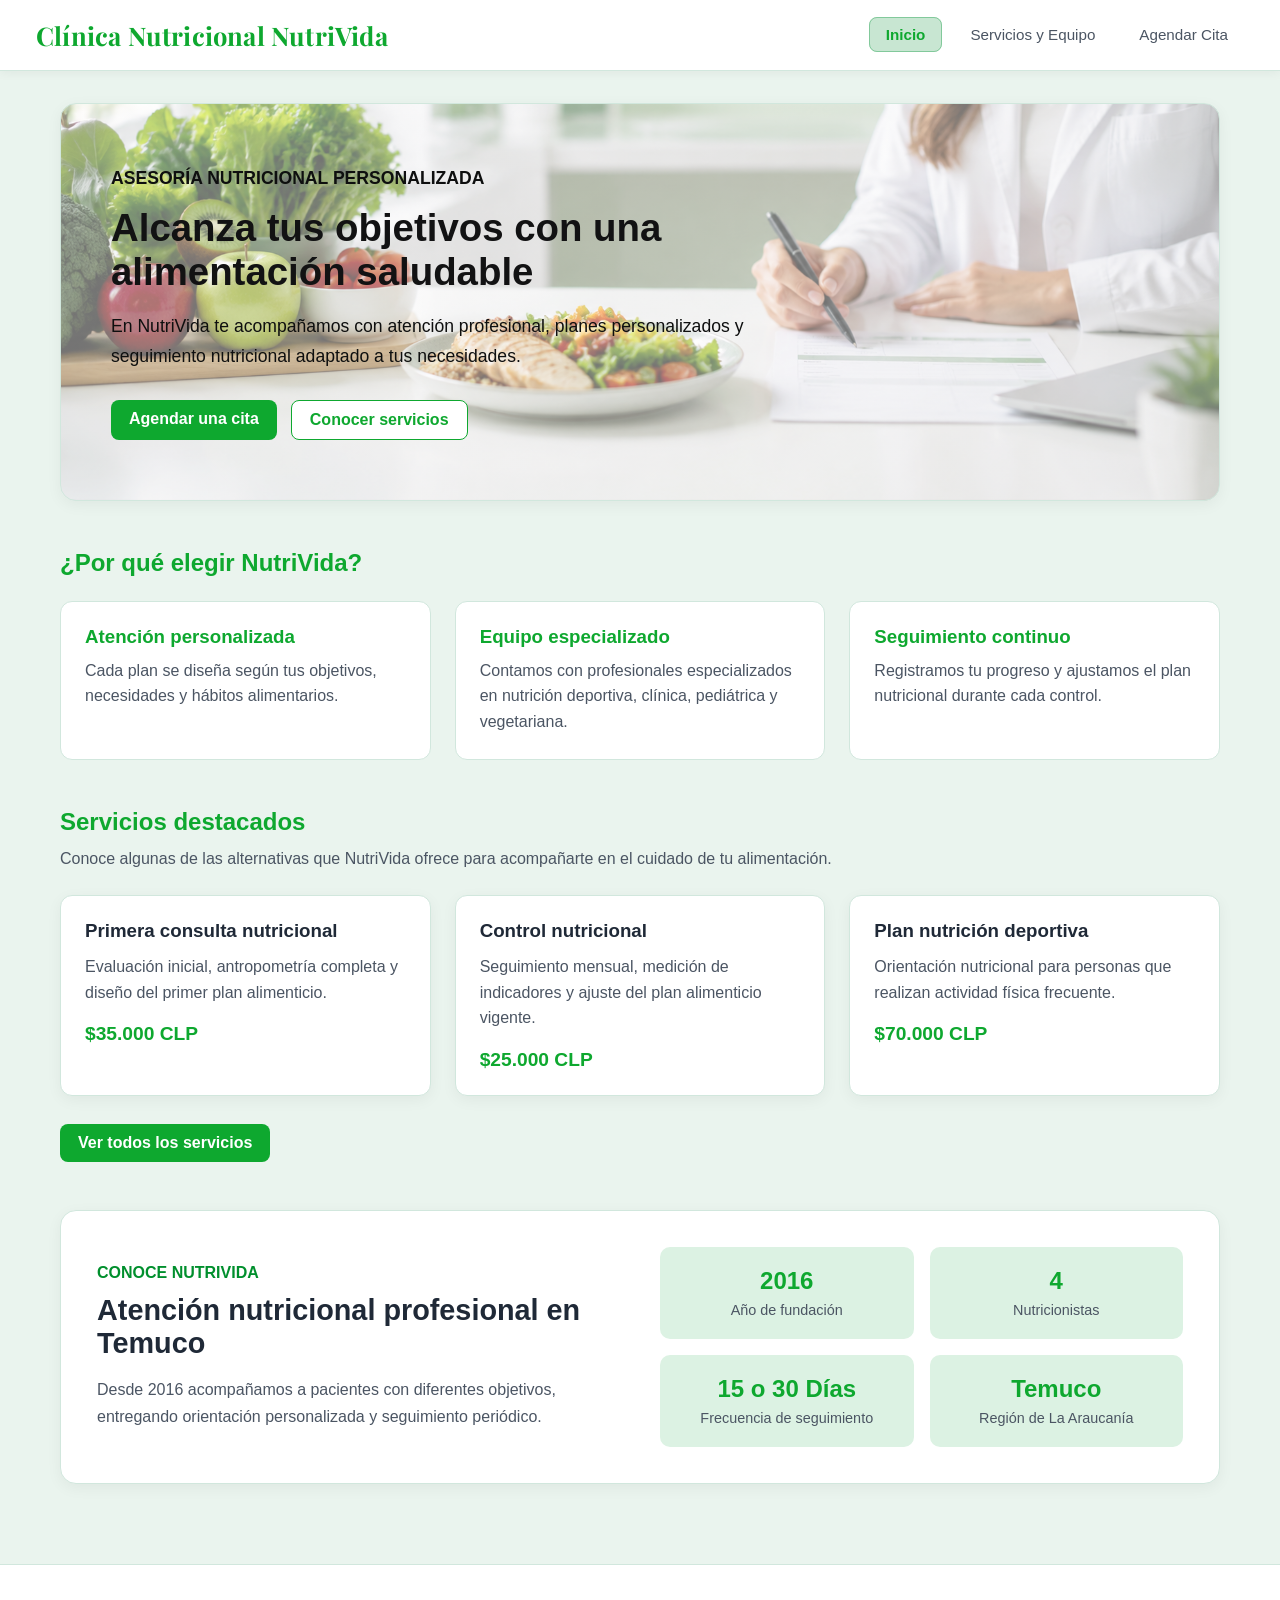
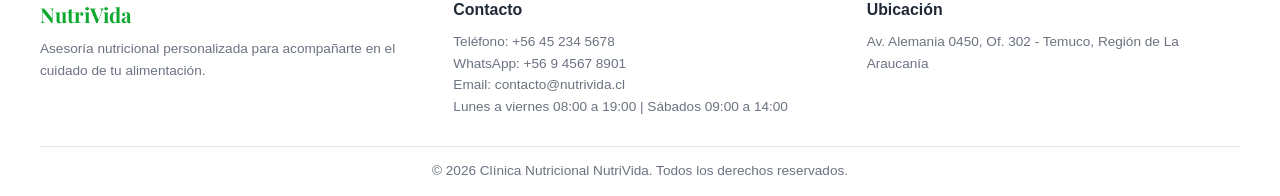
<file: index.html>
<!DOCTYPE html>
<html lang="es">
<head>
    <meta charset="UTF-8">
    <meta name="viewport" content="width=device-width, initial-scale=1.0">
    <title>Inicio | Clínica Nutricional NutriVida</title>
    <link rel="stylesheet" href="css/style.css">
    <script src="js/funciones.js" defer></script>
    <link rel="preconnect" href="https://fonts.googleapis.com">
    <link rel="preconnect" href="https://fonts.gstatic.com" crossorigin>
    <link href="https://fonts.googleapis.com/css2?family=Montserrat:wght@600;700;800&display=swap" rel="stylesheet">
    <link href="https://fonts.googleapis.com/css2?family=Playfair+Display:wght@600;700&display=swap" rel="stylesheet">
</head>
<body>
    <header>
        <h1>Clínica Nutricional NutriVida</h1>
        <nav>
            <ul>
                <li><a href="index.html" class="activo">Inicio</a></li>
                <li><a href="servicios.html">Servicios y Equipo</a></li>
                <li><a href="contacto.html">Agendar Cita</a></li>
            </ul>
        </nav>

    </header>
    <main class="inicio">
    <section class="bienvenida">
        <div class="bienvenida-texto">
            <p class="subtitulo">Asesoría nutricional personalizada</p>

            <h2>Alcanza tus objetivos con una alimentación saludable</h2>

            <p>
                En NutriVida te acompañamos con atención profesional,
                planes personalizados y seguimiento nutricional adaptado
                a tus necesidades.
            </p>

            <div class="botones-inicio">
                <a href="contacto.html" class="boton">Agendar una cita</a>
                <a href="servicios.html" class="boton boton-secundario">Conocer servicios</a>
            </div>
        
        </div>
    </section>

    <section class="sobre-nosotros">
        <h2>¿Por qué elegir NutriVida?</h2>

        <div class="grilla-beneficios">
            <article class="tarjeta-beneficio">
                <h3>Atención personalizada</h3>
                <p>
                    Cada plan se diseña según tus objetivos, necesidades
                    y hábitos alimentarios.
                </p>
            </article>

            <article class="tarjeta-beneficio">
                <h3>Equipo especializado</h3>
                <p>
                    Contamos con profesionales especializados en nutrición
                    deportiva, clínica, pediátrica y vegetariana.
                </p>
            </article>

            <article class="tarjeta-beneficio">
                <h3>Seguimiento continuo</h3>
                <p>
                    Registramos tu progreso y ajustamos el plan nutricional
                    durante cada control.
                </p>
            </article>
        </div>
    </section>
    <section class="servicios-destacados">
    <h2>Servicios destacados</h2>

    <p class="introduccion-servicios">
        Conoce algunas de las alternativas que NutriVida ofrece
        para acompañarte en el cuidado de tu alimentación.
    </p>

    <div class="grilla-destacados">
        <article class="tarjeta-destacada">
            <h3>Primera consulta nutricional</h3>
            <p>
                Evaluación inicial, antropometría completa y diseño
                del primer plan alimenticio.
            </p>
            <span>$35.000 CLP</span>
        </article>

        <article class="tarjeta-destacada">
            <h3>Control nutricional</h3>
            <p>
                Seguimiento mensual, medición de indicadores y ajuste
                del plan alimenticio vigente.
            </p>
            <span>$25.000 CLP</span>
        </article>

        <article class="tarjeta-destacada">
            <h3>Plan nutrición deportiva</h3>
            <p>
                Orientación nutricional para personas que realizan
                actividad física frecuente.
            </p>
            <span>$70.000 CLP</span>
        </article>
    </div>

    <a href="servicios.html" class="boton enlace-servicios">
        Ver todos los servicios
    </a>
</section>
<section class="datos-clinica">
    <div class="datos-clinica-texto">
        <p class="subtitulo">Conoce NutriVida</p>
        <h2>Atención nutricional profesional en Temuco</h2>

        <p>
            Desde 2016 acompañamos a pacientes con diferentes objetivos,
            entregando orientación personalizada y seguimiento periódico.
        </p>
    </div>

    <div class="resumen-clinica">
        <article>
            <strong>2016</strong>
            <span>Año de fundación</span>
        </article>

        <article>
            <strong>4</strong>
            <span>Nutricionistas</span>
        </article>

        <article>
            <strong>15 o 30 Días</strong>
             <span>Frecuencia de seguimiento</span>
        </article>

        <article>
            <strong>Temuco</strong>
            <span>Región de La Araucanía</span>
        </article>
    </div>
</section>
</main>


    <footer class="footer-completo">
    <div class="footer-contenido">
        <section>
            <h2>NutriVida</h2>
            <p>
                Asesoría nutricional personalizada para acompañarte
                en el cuidado de tu alimentación.
            </p>
        </section>

        <section>
            <h3>Contacto</h3>
            <p>Teléfono: +56 45 234 5678</p>
            <p>WhatsApp: +56 9 4567 8901</p>
            <p>Email: contacto@nutrivida.cl</p>
            <p>Lunes a viernes 08:00 a 19:00 | Sábados 09:00 a 14:00</p>
        </section>

        <section>
            <h3>Ubicación</h3>
            <p>Av. Alemania 0450, Of. 302 - Temuco, Región de La Araucanía</p>
        </section>
    </div>

    <p class="footer-copy">
        &copy; 2026 Clínica Nutricional NutriVida. Todos los derechos reservados.
    </p>
</footer>
</body>
</html>
</file>
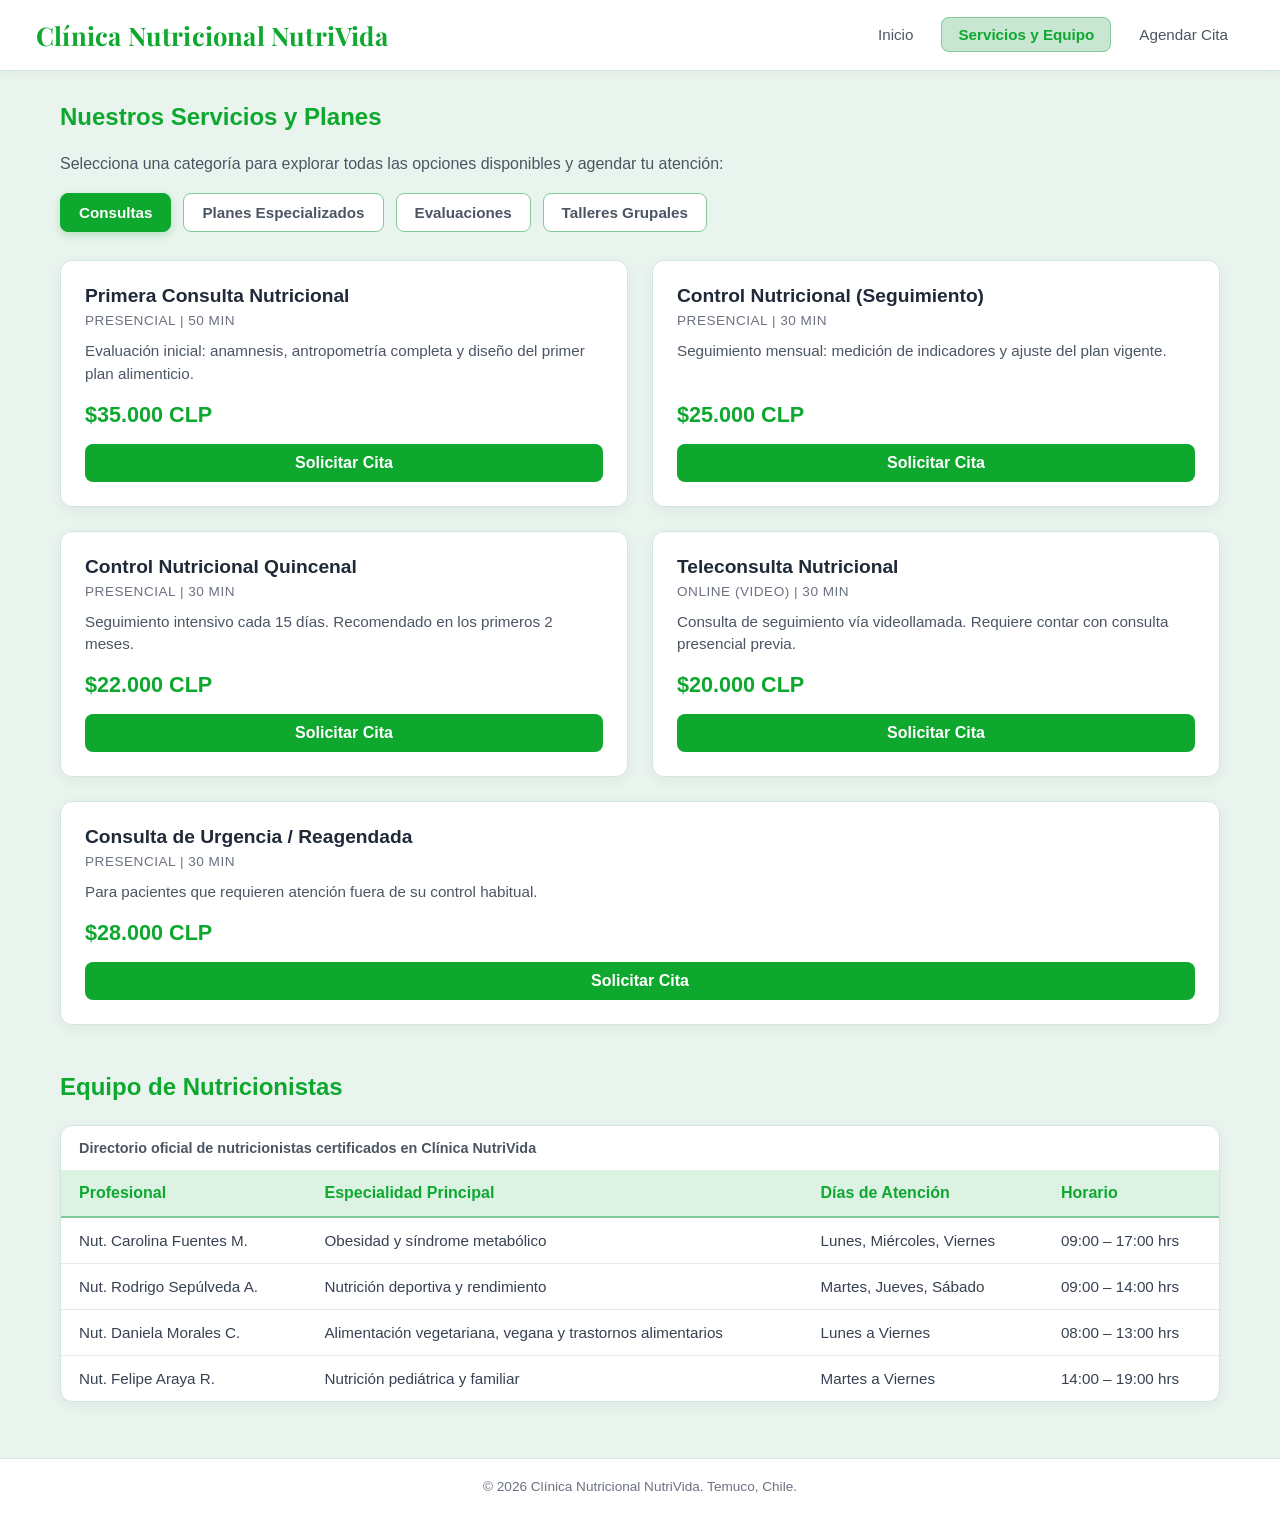
<file: servicios.html>
<!DOCTYPE html>
<html lang="es">
<head>
    <meta charset="UTF-8">
    <meta name="viewport" content="width=device-width, initial-scale=1.0">
    <title>Servicios | Clínica Nutricional NutriVida</title>
    <link rel="stylesheet" href="css/style.css">
    <script src="js/funciones.js" defer></script>
    <link rel="preconnect" href="https://fonts.googleapis.com">
    <link rel="preconnect" href="https://fonts.gstatic.com" crossorigin>
    <link href="https://fonts.googleapis.com/css2?family=Montserrat:wght@600;700;800&display=swap" rel="stylesheet">
    <link href="https://fonts.googleapis.com/css2?family=Playfair+Display:wght@600;700&display=swap" rel="stylesheet">
</head>
<body>
    <header>
        <h1>Clínica Nutricional NutriVida</h1>
        <nav>
            <ul>
                <li><a href="index.html">Inicio</a></li>
                <li><a href="servicios.html" class="activo">Servicios y Equipo</a></li>
                <li><a href="contacto.html">Agendar Cita</a></li>
            </ul>
        </nav>
    </header>

    <main>
        <!-- SECCIÓN 1: SERVICIOS Y PLANES CON PESTAÑAS -->
        <section class="seccion-servicios">
            <h2>Nuestros Servicios y Planes</h2>
            <p style="margin-bottom: 20px; color: #4b5563;">Selecciona una categoría para explorar todas las opciones disponibles y agendar tu atención:</p>

            <!-- Botones de Categorías -->
            <div class="tabs-categorias">
                <button class="tab-btn activo" onclick="cambiarCategoria('consultas')">Consultas</button>
                <button class="tab-btn" onclick="cambiarCategoria('planes')">Planes Especializados</button>
                <button class="tab-btn" onclick="cambiarCategoria('evaluaciones')">Evaluaciones</button>
                <button class="tab-btn" onclick="cambiarCategoria('talleres')">Talleres Grupales</button>
            </div>

            <!-- Panel 1: Consultas -->
            <div id="panel-consultas" class="panel-categoria activo">
                <div class="grilla-servicios">
                    <article class="tarjeta-servicio">
                        <h3>Primera Consulta Nutricional</h3>
                        <p class="servicio-meta">Presencial | 50 min</p>
                        <p class="servicio-desc">Evaluación inicial: anamnesis, antropometría completa y diseño del primer plan alimenticio.</p>
                        <p class="servicio-precio">$35.000 CLP</p>
                        <a href="contacto.html" class="boton">Solicitar Cita</a>
                    </article>
                    <article class="tarjeta-servicio">
                        <h3>Control Nutricional (Seguimiento)</h3>
                        <p class="servicio-meta">Presencial | 30 min</p>
                        <p class="servicio-desc">Seguimiento mensual: medición de indicadores y ajuste del plan vigente.</p>
                        <p class="servicio-precio">$25.000 CLP</p>
                        <a href="contacto.html" class="boton">Solicitar Cita</a>
                    </article>
                    <article class="tarjeta-servicio">
                        <h3>Control Nutricional Quincenal</h3>
                        <p class="servicio-meta">Presencial | 30 min</p>
                        <p class="servicio-desc">Seguimiento intensivo cada 15 días. Recomendado en los primeros 2 meses.</p>
                        <p class="servicio-precio">$22.000 CLP</p>
                        <a href="contacto.html" class="boton">Solicitar Cita</a>
                    </article>
                    <article class="tarjeta-servicio">
                        <h3>Teleconsulta Nutricional</h3>
                        <p class="servicio-meta">Online (video) | 30 min</p>
                        <p class="servicio-desc">Consulta de seguimiento vía videollamada. Requiere contar con consulta presencial previa.</p>
                        <p class="servicio-precio">$20.000 CLP</p>
                        <a href="contacto.html" class="boton">Solicitar Cita</a>
                    </article>
                    <article class="tarjeta-servicio">
                        <h3>Consulta de Urgencia / Reagendada</h3>
                        <p class="servicio-meta">Presencial | 30 min</p>
                        <p class="servicio-desc">Para pacientes que requieren atención fuera de su control habitual.</p>
                        <p class="servicio-precio">$28.000 CLP</p>
                        <a href="contacto.html" class="boton">Solicitar Cita</a>
                    </article>
                </div>
            </div>

            <!-- Panel 2: Planes Especializados -->
            <div id="panel-planes" class="panel-categoria">
                <div class="grilla-servicios">
                    <article class="tarjeta-servicio">
                        <h3>Plan Pérdida de Peso (1 mes)</h3>
                        <p class="servicio-meta">Presencial | Programa</p>
                        <p class="servicio-desc">Incluye primera consulta + 1 control quincenal + plan personalizado + seguimiento por WhatsApp.</p>
                        <p class="servicio-precio">$65.000 CLP</p>
                        <a href="contacto.html" class="boton">Solicitar Cita</a>
                    </article>
                    <article class="tarjeta-servicio">
                        <h3>Plan Pérdida de Peso (3 meses)</h3>
                        <p class="servicio-meta">Presencial | Programa</p>
                        <p class="servicio-desc">Incluye primera consulta + 5 controles + 3 planes mensuales + seguimiento continuo.</p>
                        <p class="servicio-precio">$170.000 CLP</p>
                        <a href="contacto.html" class="boton">Solicitar Cita</a>
                    </article>
                    <article class="tarjeta-servicio">
                        <h3>Plan Nutrición Deportiva (1 mes)</h3>
                        <p class="servicio-meta">Presencial | Programa Especializado</p>
                        <p class="servicio-desc">Para deportistas y personas con actividad frecuente. Cálculo calórico y de macronutrientes.</p>
                        <p class="servicio-precio">$70.000 CLP</p>
                        <a href="contacto.html" class="boton">Solicitar Cita</a>
                    </article>
                    <article class="tarjeta-servicio">
                        <h3>Plan Control Diabetes / Hipertensión</h3>
                        <p class="servicio-meta">Presencial | Patologías Metabólicas</p>
                        <p class="servicio-desc">Plan adaptado para patologías metabólicas. Coordinación con médico tratante si aplica.</p>
                        <p class="servicio-precio">$75.000 CLP</p>
                        <a href="contacto.html" class="boton">Solicitar Cita</a>
                    </article>
                    <article class="tarjeta-servicio">
                        <h3>Plan Alimentación Vegetariana/Vegana</h3>
                        <p class="servicio-meta">Presencial | Especializado</p>
                        <p class="servicio-desc">Garantiza aporte adecuado de proteínas, hierro, vitamina B12 y calcio sin productos animales.</p>
                        <p class="servicio-precio">$68.000 CLP</p>
                        <a href="contacto.html" class="boton">Solicitar Cita</a>
                    </article>
                    <article class="tarjeta-servicio">
                        <h3>Plan Alimentación Infantil (2-12 años)</h3>
                        <p class="servicio-meta">Presencial | Pediátrico</p>
                        <p class="servicio-desc">Evaluación nutricional pediátrica y diseño de plan adaptado a la etapa de desarrollo infantil.</p>
                        <p class="servicio-precio">$65.000 CLP</p>
                        <a href="contacto.html" class="boton">Solicitar Cita</a>
                    </article>
                </div>
            </div>

            <!-- Panel 3: Evaluaciones -->
            <div id="panel-evaluaciones" class="panel-categoria">
                <div class="grilla-servicios">
                    <article class="tarjeta-servicio">
                        <h3>Antropometría Completa</h3>
                        <p class="servicio-meta">Presencial | 20 min</p>
                        <p class="servicio-desc">Peso, talla, IMC, pliegues, circunferencias y grasa corporal con bioimpedanciometría.</p>
                        <p class="servicio-precio">$18.000 CLP</p>
                        <a href="contacto.html" class="boton">Solicitar Cita</a>
                    </article>
                    <article class="tarjeta-servicio">
                        <h3>Bioimpedanciometría</h3>
                        <p class="servicio-meta">Presencial | 15 min</p>
                        <p class="servicio-desc">Composición corporal: masa grasa, masa muscular, agua corporal total y edad metabólica.</p>
                        <p class="servicio-precio">$12.000 CLP</p>
                        <a href="contacto.html" class="boton">Solicitar Cita</a>
                    </article>
                    <article class="tarjeta-servicio">
                        <h3>Encuesta de Hábitos Alimentarios</h3>
                        <p class="servicio-meta">Presencial | 20 min</p>
                        <p class="servicio-desc">Análisis del patrón alimentario actual. Identificación de déficit y excesos nutricionales.</p>
                        <p class="servicio-precio">$10.000 CLP</p>
                        <a href="contacto.html" class="boton">Solicitar Cita</a>
                    </article>
                    <article class="tarjeta-servicio">
                        <h3>Análisis de Exámenes de Laboratorio</h3>
                        <p class="servicio-meta">Presencial | 20 min</p>
                        <p class="servicio-desc">Interpretación de hemograma, perfil bioquímico y lipídico en contexto nutricional.</p>
                        <p class="servicio-precio">$15.000 CLP</p>
                        <a href="contacto.html" class="boton">Solicitar Cita</a>
                    </article>
                </div>
            </div>

            <!-- Panel 4: Talleres Grupales -->
            <div id="panel-talleres" class="panel-categoria">
                <div class="grilla-servicios">
                    <article class="tarjeta-servicio">
                        <h3>Taller de Alimentación Saludable</h3>
                        <p class="servicio-meta">Presencial grupal | 90 min (Máx 10)</p>
                        <p class="servicio-desc">Conceptos básicos de alimentación equilibrada, porciones y lectura de etiquetado nutricional.</p>
                        <p class="servicio-precio">$15.000 CLP</p>
                        <a href="contacto.html" class="boton">Solicitar Cita</a>
                    </article>
                    <article class="tarjeta-servicio">
                        <h3>Taller de Cocina Nutritiva</h3>
                        <p class="servicio-meta">Presencial grupal | 120 min (Máx 8)</p>
                        <p class="servicio-desc">Preparación guiada de recetas equilibradas paso a paso. Incluye degustación final.</p>
                        <p class="servicio-precio">$20.000 CLP</p>
                        <a href="contacto.html" class="boton">Solicitar Cita</a>
                    </article>
                    <article class="tarjeta-servicio">
                        <h3>Taller Nutrición para Deportistas</h3>
                        <p class="servicio-meta">Presencial grupal | 90 min (Máx 12)</p>
                        <p class="servicio-desc">Pautas de hidratación, comidas pre y post entrenamiento y suplementación básica.</p>
                        <p class="servicio-precio">$18.000 CLP</p>
                        <a href="contacto.html" class="boton">Solicitar Cita</a>
                    </article>
                </div>
            </div>
        </section>

        <!-- SECCIÓN 2: EQUIPO DE NUTRICIONISTAS (OFICIAL FORMA D) -->
        <section class="seccion-equipo">
            <h2>Equipo de Nutricionistas</h2>
            <div class="contenedor-tabla">
                <table>
                    <caption>Directorio oficial de nutricionistas certificados en Clínica NutriVida</caption>
                    <thead>
                        <tr>
                            <th scope="col">Profesional</th>
                            <th scope="col">Especialidad Principal</th>
                            <th scope="col">Días de Atención</th>
                            <th scope="col">Horario</th>
                        </tr>
                    </thead>
                    <tbody>
                        <tr>
                            <td>Nut. Carolina Fuentes M.</td>
                            <td>Obesidad y síndrome metabólico</td>
                            <td>Lunes, Miércoles, Viernes</td>
                            <td>09:00 – 17:00 hrs</td>
                        </tr>
                        <tr>
                            <td>Nut. Rodrigo Sepúlveda A.</td>
                            <td>Nutrición deportiva y rendimiento</td>
                            <td>Martes, Jueves, Sábado</td>
                            <td>09:00 – 14:00 hrs</td>
                        </tr>
                        <tr>
                            <td>Nut. Daniela Morales C.</td>
                            <td>Alimentación vegetariana, vegana y trastornos alimentarios</td>
                            <td>Lunes a Viernes</td>
                            <td>08:00 – 13:00 hrs</td>
                        </tr>
                        <tr>
                            <td>Nut. Felipe Araya R.</td>
                            <td>Nutrición pediátrica y familiar</td>
                            <td>Martes a Viernes</td>
                            <td>14:00 – 19:00 hrs</td>
                        </tr>
                    </tbody>
                </table>
            </div>
        </section>
    </main>

    <footer>
        <p>&copy; 2026 Clínica Nutricional NutriVida. Temuco, Chile.</p>
    </footer>
</body>
</html>
</file>
<file: css/style.css>
* {
  box-sizing: border-box;
  margin: 0;
  padding: 0;
}

body {
  font-family: 'Segoe UI', Tahoma, Geneva, Verdana, sans-serif;
  background-color: #eaf4ee;
  color: #1f2937;
  min-height: 100vh;
  display: flex;
  flex-direction: column;
}

header {
  background-color: #ffffff;
  padding: 18px 36px;
  display: flex;
  justify-content: space-between;
  align-items: center;
  border-bottom: 1px solid #d1e7dd;
  box-shadow: 0 2px 10px rgba(0, 0, 0, 0.05);
}

header h1 {
  font-family: 'Playfair Display', Georgia, serif;
  font-size: 1.6rem;
  font-weight: 700;
  color: #0ea82f;
  letter-spacing: 0.2px;
}

nav ul {
  display: flex;
  list-style: none;
  gap: 12px;
}

nav a {
  text-decoration: none;
  color: #4b5563;
  font-weight: 500;
  font-size: 0.95rem;
  padding: 8px 16px;
  border-radius: 8px;
  transition: all 0.2s ease;
}

nav a:hover {
  background-color: #dcf2e3;
  color: #0ea82f;
}

/* Pagina seleccionada en el menu */
nav a.activo {
  background-color: #c8e6d2;
  color: #0ea82f;
  font-weight: 600;
  border: 1px solid #82c99b;
}

main {
  flex: 1;
  max-width: 1200px;
  width: 100%;
  margin: 32px auto;
  padding: 0 20px;
}

footer {
  text-align: center;
  padding: 20px;
  background-color: #ffffff;
  border-top: 1px solid #d1e7dd;
  color: #6b7280;
  font-size: 0.85rem;
}


/*ESTO ES PARTE DE SERVICIOS.HTML */

main h2 {
  color: #0ea82f;
  margin-bottom: 24px;
  font-size: 1.5rem;
}

.seccion-servicios {
  margin-bottom: 48px;
}

/* Grilla con Flexbox */
.grilla-servicios {
  display: flex;
  flex-wrap: wrap;
  gap: 24px;
}

/* Tarjeta individual con recuadro blanco y sombra */
.tarjeta-servicio {
  background-color: #ffffff;
  border-radius: 12px;
  padding: 24px;
  box-shadow: 0 4px 15px rgba(0, 0, 0, 0.05);
  border: 1px solid #d1e7dd;
  flex: 1 1 calc(50% - 24px);
  min-width: 280px;
  display: flex;
  flex-direction: column;
  justify-content: space-between;
  transition: transform 0.2s ease, box-shadow 0.2s ease;
}

.tarjeta-servicio:hover {
  transform: translateY(-4px);
  box-shadow: 0 8px 22px rgba(0, 0, 0, 0.1);
}

.tarjeta-servicio h3 {
  color: #1f2937;
  font-size: 1.2rem;
  margin-bottom: 6px;
}

.servicio-meta {
  color: #6b7280;
  font-size: 0.85rem;
  margin-bottom: 12px;
  text-transform: uppercase;
  letter-spacing: 0.5px;
}

.servicio-desc {
  color: #4b5563;
  font-size: 0.95rem;
  line-height: 1.5;
  margin-bottom: 16px;
  flex-grow: 1;
}

.servicio-precio {
  font-size: 1.35rem;
  font-weight: 700;
  color: #0ea82f;
  margin-bottom: 16px;
}

/* Botón reutilizable */
.boton {
  display: inline-block;
  text-align: center;
  background-color: #0ea82f;
  color: #ffffff;
  padding: 10px 18px;
  border-radius: 8px;
  text-decoration: none;
  font-weight: 600;
  transition: background-color 0.2s ease;
}

.boton:hover {
  background-color: #0a7c22;
}

/* Tabla */
.contenedor-tabla {
  overflow-x: auto;
  background-color: #ffffff;
  border-radius: 12px;
  box-shadow: 0 4px 15px rgba(0, 0, 0, 0.05);
  border: 1px solid #d1e7dd;
  width: 100%;
  margin-bottom: 24px;
}

table {
  width: 100%;
  border-collapse: collapse;
  text-align: left;
}

caption {
  caption-side: top;
  font-weight: 600;
  color: #4b5563;
  padding: 14px 18px;
  text-align: left;
  font-size: 0.9rem;
}

thead th {
  background-color: #dcf2e3;
  color: #0ea82f;
  font-weight: 700;
  padding: 14px 18px;
  border-bottom: 2px solid #82c99b;
}

tbody td {
  padding: 14px 18px;
  border-bottom: 1px solid #e5e7eb;
  color: #374151;
  font-size: 0.95rem;
}

tbody tr:last-child td {
  border-bottom: none;
}

tbody tr:hover {
  background-color: #f7faf8;
}

/* --- SISTEMA DE PESTAÑAS (TABS) --- */
.tabs-categorias {
  display: flex;
  gap: 12px;
  margin-bottom: 28px;
  flex-wrap: wrap;
}

.tab-btn {
  background-color: #ffffff;
  color: #4b5563;
  border: 1px solid #82c99b;
  padding: 10px 18px;
  border-radius: 8px;
  font-size: 0.95rem;
  font-weight: 600;
  cursor: pointer;
  transition: all 0.2s ease;
  font-family: inherit;
}

.tab-btn:hover {
  background-color: #dcf2e3;
  color: #0ea82f;
}

.tab-btn.activo {
  background-color: #0ea82f;
  color: #ffffff;
  border-color: #0ea82f;
  box-shadow: 0 3px 8px rgba(14, 168, 47, 0.25);
}

/* Ocultar y mostrar paneles */
.panel-categoria {
  display: none;
}

.panel-categoria.activo {
  display: block;
  animation: fadeIn 0.25s ease-in-out;
}

@keyframes fadeIn {
  from { opacity: 0; transform: translateY(4px); }
  to { opacity: 1; transform: translateY(0); }
}
/* Todo lo de arriba es parte de la seccion servicios */


/* INICIO.HTML */

.bienvenida {
  background-image:
    linear-gradient(
      rgba(255, 255, 255, 0.45),
      rgba(255, 255, 255, 0.45)
    ),
    url("../img/nutricionn.png");

  background-size: cover;
  background-position: center;
  background-repeat: no-repeat;

  border: 1px solid #d1e7dd;
  border-radius: 16px;
  padding: 60px 50px;
  margin-bottom: 48px;
  box-shadow: 0 4px 15px rgba(0, 0, 0, 0.05);
}

.bienvenida-texto {
  max-width: 700px;
}

.subtitulo {
  color:#008f2d;
  font-weight: 700;
  margin-bottom: 12px;
  text-transform: uppercase;
}

.bienvenida h2 {
  color: #121213;
  font-size: 2.4rem;
  margin-bottom: 18px;

}

.bienvenida-texto > p {
  color: #0e0f0f;
  font-size: 1.1rem;
  line-height: 1.7;
}

.botones-inicio {
  display: flex;
  gap: 14px;
  margin-top: 28px;
}

.boton-secundario {
  background-color: #ffffff;
  color: #0ea82f;
  border: 1px solid #0ea82f;
}

.boton-secundario:hover {
  background-color: #dcf2e3;
}

.sobre-nosotros {
  margin-bottom: 48px;
}

.grilla-beneficios {
  display: flex;
  flex-wrap: wrap;
  gap: 24px;
}

.tarjeta-beneficio {
  background-color: #ffffff;
  border: 1px solid #d1e7dd;
  border-radius: 12px;
  padding: 24px;
  flex: 1;
  min-width: 250px;
}

.tarjeta-beneficio h3 {
  color: #0ea82f;
  margin-bottom: 10px;
}

.tarjeta-beneficio p {
  color: #4b5563;
  line-height: 1.6;
}

@media (max-width: 768px) {
    header {
        flex-direction: column;
        padding: 24px 16px;
        gap: 18px;
    }

    header h1 {
        font-size: 2rem;
        text-align: center;
    }

    nav ul {
        justify-content: center;
        flex-wrap: nowrap;
        gap: 6px;
    }

    nav a {
      font-size: 0.8rem;
      padding: 6px 10px;
      white-space: nowrap;
    }

    main.inicio {
        padding: 24px 16px;
    }

    .bienvenida {
        padding: 35px 24px;
        background-position: center;
    }

    .subtitulo {
        font-size: 0.9rem;
    }

    .bienvenida h2 {
        font-size: 1.8rem;
    }

    .bienvenida-texto > p {
        font-size: 1rem;
        line-height: 1.6;
    }

    .botones-inicio {
        flex-direction: column;
        align-items: stretch;
    }

    .grilla-beneficios,
    .grilla-destacados {
        grid-template-columns: 1fr;
    }
}


/* --- ESTILOS DE CONTACTO Y FORMULARIO --- */
.contenedor-contacto {
  max-width: 800px;
  margin: 0 auto;
  padding: 20px;
}

.bajada {
  color: #4b5563;
  margin-bottom: 20px;
}

#formCita {
  background-color: #ffffff;
  padding: 24px;
  border-radius: 8px;
  border: 1px solid #d1e7dd;
  box-shadow: 0 4px 12px rgba(0, 0, 0, 0.05);
  margin-bottom: 40px;
}

.campo {
  display: flex;
  flex-direction: column;
  margin-bottom: 16px;
}

.campo label {
  font-weight: 600;
  font-size: 0.9rem;
  margin-bottom: 6px;
  color: #374151;
}

.campo input,
.campo select,
.campo textarea {
  padding: 10px 12px;
  border: 1px solid #c3cbd5;
  border-radius: 6px;
  font-size: 0.95rem;
  font-family: inherit;
  width: 100%;
  box-sizing: border-box;
}

.campo input:focus,
.campo select:focus,
.campo textarea:focus {
  outline: none;
  border-color: #0ea82f;
}

.campo-doble {
  display: grid;
  grid-template-columns: 1fr 1fr;
  gap: 16px;
}

.boton-submit {
  width: 100%;
  padding: 12px;
  font-size: 1rem;
  margin-top: 10px;
}

/* Informacion de ubicacion */
.info-cajas {
  display: grid;
  grid-template-columns: repeat(auto-fit, minmax(220px, 1fr));
  gap: 16px;
  margin-top: 20px;
}

.caja-info {
  background: #ffffff;
  padding: 16px;
  border-radius: 8px;
  border: 1px solid #d1e7dd;
}

.caja-info h3 {
  color: #0c8024;
  margin-bottom: 8px;
  font-size: 1rem;
}

/* Adaptabilidad a movil (360px+) */
@media (max-width: 768px) {
  .campo-doble {
    grid-template-columns: 1fr;
    gap: 0;
  }
}
/* SERVICIOS DESTACADOS DEL INICIO */

.servicios-destacados {
  margin-bottom: 48px;
}

.servicios-destacados h2 {
  color: #0ea82f;
  margin-bottom: 10px;
}

.introduccion-servicios {
  color: #4b5563;
  line-height: 1.6;
  margin-bottom: 24px;
}

.grilla-destacados {
  display: flex;
  flex-wrap: wrap;
  gap: 24px;
  margin-bottom: 24px;
}

.tarjeta-destacada {
  background-color: #ffffff;
  border: 1px solid #d1e7dd;
  border-radius: 12px;
  padding: 24px;
  flex: 1;
  min-width: 250px;
  box-shadow: 0 4px 15px rgba(0, 0, 0, 0.05);
}

.tarjeta-destacada h3 {
  color: #1f2937;
  margin-bottom: 12px;
}

.tarjeta-destacada p {
  color: #4b5563;
  line-height: 1.6;
  margin-bottom: 18px;
}

.tarjeta-destacada span {
  color: #0ea82f;
  font-size: 1.2rem;
  font-weight: 700;
}

.enlace-servicios {
  margin-top: 4px;
}

@media (max-width: 768px) {
  .grilla-destacados {
    flex-direction: column;
  }
}
/* INFORMACIÓN DE LA CLÍNICA */

.datos-clinica {
  display: flex;
  align-items: center;
  gap: 40px;
  background-color: #ffffff;
  border: 1px solid #d1e7dd;
  border-radius: 16px;
  padding: 36px;
  margin-bottom: 48px;
  box-shadow: 0 4px 15px rgba(0, 0, 0, 0.05);
}

.datos-clinica-texto {
  flex: 1;
}

.datos-clinica-texto h2 {
  color: #1f2937;
  font-size: 1.8rem;
  margin-bottom: 16px;
}

.datos-clinica-texto > p:last-child {
  color: #4b5563;
  line-height: 1.7;
}

.resumen-clinica {
  flex: 1;
  display: flex;
  flex-wrap: wrap;
  gap: 16px;
}

.resumen-clinica article {
  flex: 1 1 calc(50% - 16px);
  min-width: 150px;
  background-color: #dcf2e3;
  border-radius: 10px;
  padding: 20px;
  text-align: center;
}

.resumen-clinica strong {
  display: block;
  color: #0ea82f;
  font-size: 1.5rem;
  margin-bottom: 6px;
}

.resumen-clinica span {
  color: #4b5563;
  font-size: 0.9rem;
}

@media (max-width: 768px) {
  .datos-clinica {
    flex-direction: column;
    align-items: stretch;
    padding: 28px 22px;
  }
}
/* FOOTER COMPLETO DEL INICIO */

.footer-completo {
  background-color: #ffffff;
  border-top: 1px solid #d1e7dd;
  padding: 36px 40px 18px;
  text-align: left;
}

.footer-contenido {
  max-width: 1200px;
  margin: 0 auto 28px;
  display: flex;
  justify-content: space-between;
  gap: 40px;
}

.footer-contenido section {
  flex: 1;
}

.footer-contenido h2 {
  font-family: 'Playfair Display', Georgia, serif;
  color: #0ea82f;
  margin-bottom: 10px;
}

.footer-contenido h3 {
  color: #1f2937;
  margin-bottom: 12px;
}

.footer-contenido p {
  color: #6b7280;
  line-height: 1.6;
}

.footer-enlaces {
  list-style: none;
}

.footer-enlaces li {
  margin-bottom: 8px;
}

.footer-enlaces a {
  color: #6b7280;
  text-decoration: none;
}

.footer-enlaces a:hover {
  color: #0ea82f;
}

.footer-copy {
  max-width: 1200px;
  margin: 0 auto;
  padding-top: 16px;
  border-top: 1px solid #e5e7eb;
  text-align: center;
  color: #6b7280;
  font-size: 0.85rem;
}

@media (max-width: 768px) {
  .footer-completo {
    padding: 30px 22px 18px;
  }

  .footer-contenido {
    flex-direction: column;
    gap: 24px;
  }
}
.mensaje-estado {
    display: none;
    margin-top: 15px;
    padding: 12px 16px;
    border-radius: 8px;
    font-family: 'Montserrat', sans-serif;
    font-size: 0.95rem;
    font-weight: 600;
    text-align: center;
}

.mensaje-estado.exito {
    display: block;
    background-color: #e8f5e9;
    color: #2e7d32;
    border: 1px solid #a5d6a7;
}

.mensaje-estado.error {
    display: block;
    background-color: #ffebee;
    color: #c62828;
    border: 1px solid #ef9a9a;
}

/* Contenedor del Mapa Interactivo */
#mapa {
    width: 100%;
    height: 380px;
    border-radius: 8px;
    box-shadow: 0 4px 10px rgba(0, 0, 0, 0.1);
    margin-top: 1rem;
    z-index: 1; /* Evita que tape menús flotantes */
}
</file>
